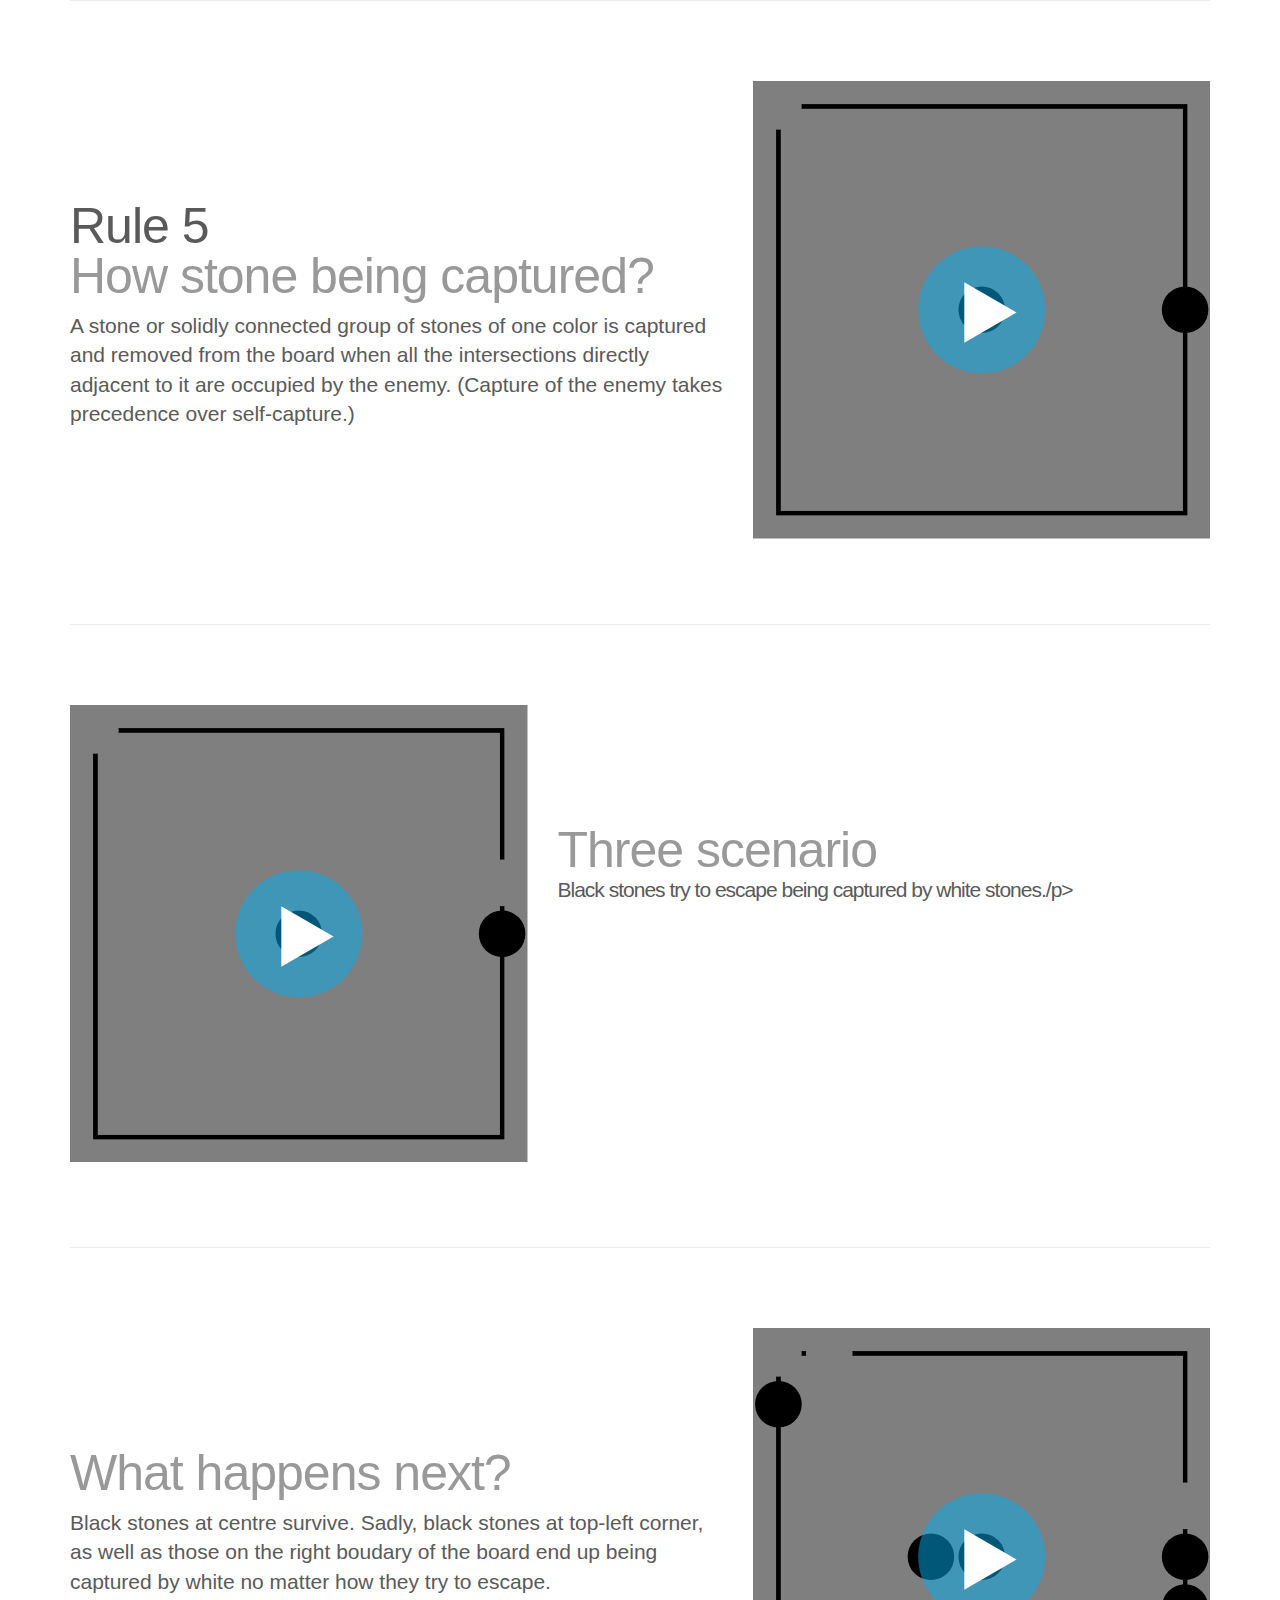
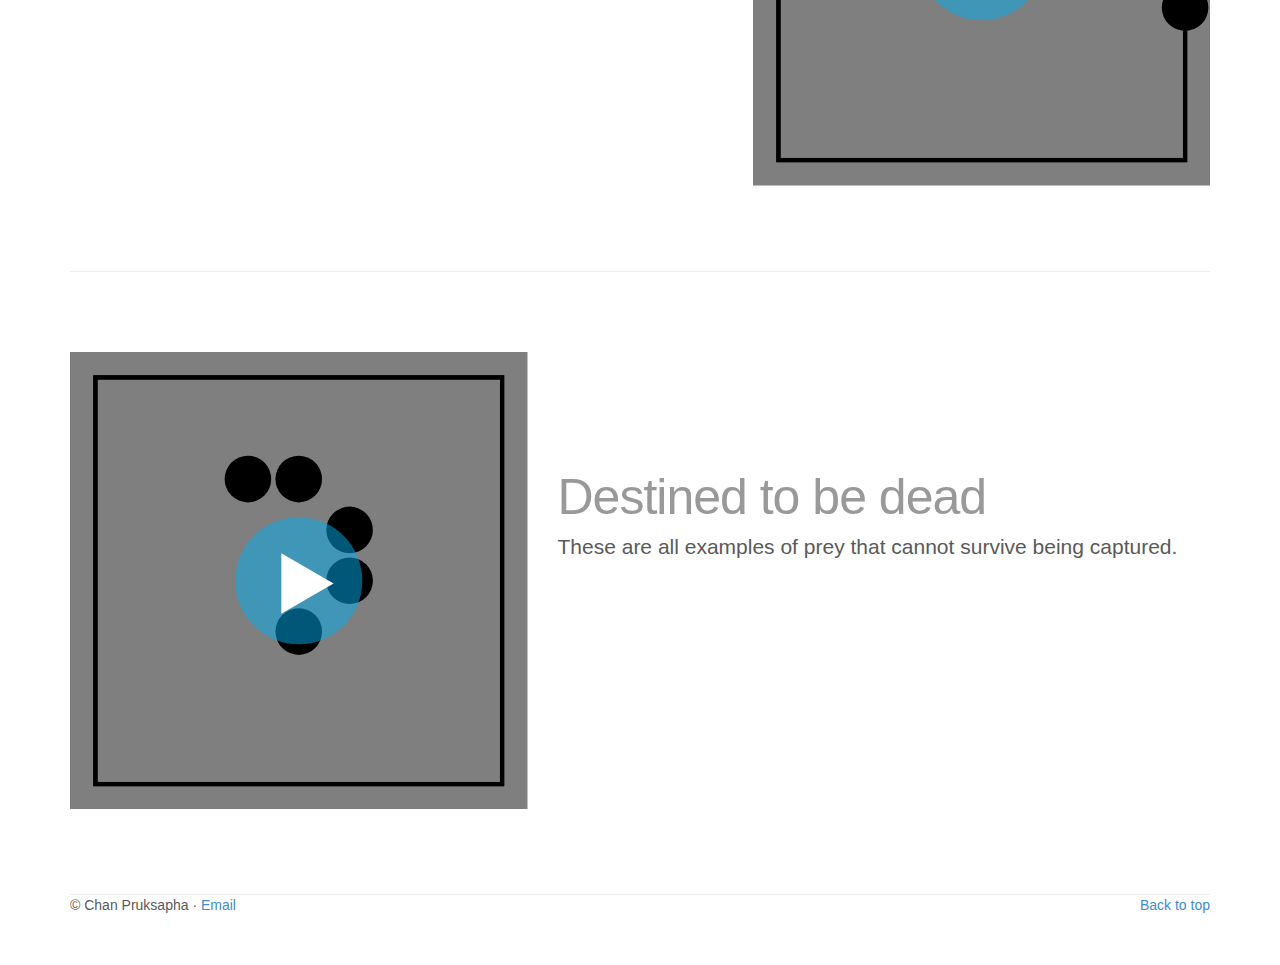
<file: index.html>
<!DOCTYPE html>
<html lang='en'>
  <head>
    <meta charset='utf-8'>
    <meta http-equiv='X-UA-Compatible' content='IE=edge'>
    <meta name='viewport' content='width=device-width, initial-scale=1'>
    <meta name='description' content='>
    <meta name='author' content='>
    <link rel='shortcut icon' href='favicon.ico'>

    <title>Carousel Template for Bootstrap</title>

    <!-- Bootstrap core CSS -->
    <link href='css/bootstrap.min.css' rel='stylesheet'>

    <!-- Custom styles for this template -->
    <link href='carousel.css' rel='stylesheet'>

    <style type='text/css'>

    svg.template {
      display: none;
    }

    /*
      Credit: http://stackoverflow.com/questions/7570917/svg-height-incorrectly-calculated-in-webkit-browsers
    */
    svg.game {
      max-height: 100%; 
    }
    </style>



  </head>
<!-- NAVBAR
================================================== -->
  <body>

    <!-- Remember to include class ='img-responsive game' when instantiating. -->
    <svg class='template' xmlns='http://www.w3.org/2000/svg' version='1.1' viewbox='0 0 108 108'>
      <defs>
          <pattern id='img1' patternUnits='userSpaceOnUse' width='108' height='108'>
            <image xlink:href='retina_wood.png' x='0' y='0' width='108' height='108' />
          </pattern>
          <pattern id='grid' x='6' y='6' patternUnits='userSpaceOnUse' width='12' height='12'>
            <rect stroke='black' strock-width='1' fill='none' x='0' y ='0' width='12' height='12'/>
          </pattern>
          <pattern id='vline' x='6' y='6' patternUnits='userSpaceOnUse' width='12' height='108'>
            <rect stroke='black' strock-width='0.5' fill='none' x='-1' y ='0' width='1' height='108'/>
          </pattern>
          <pattern id='hline' x='6' y='6' patternUnits='userSpaceOnUse' width='108' height='12'>
            <rect stroke='black' strock-width='0.5' fill='none' x='0' y ='-1' width='108' height='1'/>
          </pattern>
      </defs>
      
      <g class='board'>
        <rect  fill='url(#img1)' x='0' y='0' width='108' height='108'/>
        <rect  fill='url(#vline)' stroke='black' x='6' y='6' width='96' height='96'/>
        <rect  fill='url(#hline)' stroke='black' x='6' y='6' width='96' height='96'/>
      </g>

      <g class='stones'></g>

      <g class='screen'>
        <rect  fill='black' x='0' y='0' width='108' height='108' opacity='0.5'/>
          <!-- center (54,54) w/2 = 20  h/2 = 20 -->
        <g transform='translate(34,34)'>
          <circle fill='rgb(0, 173, 239)' cx='20' cy='20' r='15' opacity='0.5'/>
          <g transform='scale(0.7) translate(12,10)'>
            <!-- path fill='none' stroke='#ffffff' d='M6.684,25.682L24.316,15.5L6.684,5.318V25.682Z' stroke-width='3' stroke-linejoin='round' opacity='0' transform='matrix(1,0,0,1,4,4)' style='-webkit-tap-highlight-color: rgba(0, 0, 0, 0); stroke-linejoin: round; opacity: 0;'></path -->
            <path fill='white' stroke='none' d='M6.684,25.682L24.316,15.5L6.684,5.318V25.682Z' transform='matrix(1,0,0,1,4,4)' opacity='1' fill-opacity='1' style='-webkit-tap-highlight-color: rgba(0, 0, 0, 0); opacity: 1; fill-opacity: 1;'></path>
          </g>
        </g>
      </g>

    </svg>


    <!-- Real page start here. -->

    <div class='container marketing'>

      <!-- START THE FEATURETTES -->

      <hr class='featurette-divider' style="margin-top:0;">

      <div class='row featurette'>
        <div class='col-md-7 textContainer'>
          <h2 class='featurette-heading'> Rule 5 <span class='text-muted'></br>How stone being captured?</span></h2>
          <p class='lead'>  A stone or solidly connected group of stones of one color is captured and removed from the board when all the intersections directly adjacent to it are occupied by the enemy. (Capture of the enemy takes precedence over self-capture.)  </p>
        </div>
        <div class='col-md-5 gameContainer' game-id='atari1'></div>
      </div>

      <hr class='featurette-divider'>

      <div class="row featurette">
        <div class="col-md-7 textContainer">
          <h2 class="featurette-heading"><span class="text-muted"> Three scenario </span></h2-->
          <p class="lead">Black stones try to escape being captured by white stones./p>
        </div>
        <div class='col-md-5 gameContainer' game-id='atari2'></div>
      </div>

      <hr class='featurette-divider'>

      <div class='row featurette'>
        <div class='col-md-7 textContainer'>
           <h2 class="featurette-heading"><span class="text-muted">What happens next?</span></h2>
            <p class="lead">Black stones at centre survive. Sadly, black stones at top-left corner, as well as those on the right boudary of the board end up being captured by white no matter how they try to escape. </p>        
        </div>
        <div class='col-md-5 gameContainer' game-id='atari3'></div>
      </div>

      <hr class='featurette-divider'> 

      <div class="row featurette">
        <div class="col-md-7 textContainer">
          <h2 class="featurette-heading"><span class="text-muted"> Destined to be dead </span></h2>
          <p class="lead">These are all examples of prey that cannot survive being captured.</p>
        </div>
        <div class='col-md-5 gameContainer' game-id='atari4'></div>
      </div>

      <hr class='featurette-divider' style="margin-bottom:0;">
      <!-- /END THE FEATURETTES -->


      <!-- FOOTER -->
      <footer>
        <p class='pull-right'><a href='#'>Back to top</a></p>
        <p>&copy; Chan Pruksapha &middot; <a href='mailto:arabbig@gmail.com'>Email</a></p>
      </footer>

    </div><!-- /.container -->


    <!-- Bootstrap core JavaScript
    ================================================== -->
    <!-- Placed at the end of the document so the pages load faster -->
    <script src='https://ajax.googleapis.com/ajax/libs/jquery/1.11.0/jquery.min.js'></script>
    <script src='js/bootstrap.min.js'></script>
    <script src='docs.min.js'></script>
    <script src='d3.min.js'></script>
    <script src='async.js'></script>

    <script> 


    //$(function(){

        /* Credit : http://www.quirksmode.org/blog/archives/2010/08/combining_media.html */
        if (document.documentElement.clientWidth > 992) {
          // scripts
          console.log('swap');
          $(".row").each(function(i){
            var game = $(this).find('.gameContainer');
            var text = $(this).find('.textContainer');
            if(i%2) game.insertBefore(text);
          });
        }


        /*
          Initialize gameSVG
        */
        $('svg.template')
          .clone()
          .attr('class','game')
          .appendTo('.gameContainer')
          .each(function (){

            var path = $(this).parent().attr('game-id');
            var gameSVG = d3.select(this);

            $.getJSON( path + '.json' , function(snapShots) {

              /*
                Data join key = cross product of stone position
              */
              function key(d) {
                return d.x*1000 + d.y;
              }

              function redraw(stones, pattern){


                var circles = gameSVG.select('.stones')
                  .selectAll('circle')
                  .data(stones, key);
                  
                switch(pattern) {
                  case 'ext-ent': //exit.remove enter
                      circles.exit()
                        .transition()
                        .duration(500)
                        .attr('opacity', 0)
                        .remove();
                      circles
                        .transition()
                        .duration(500)
                        .attr('fill', function(d){return d.color})
                        .attr('opacity', 1);

                  case 'ent': //enter
                  //case 'add-bulk': //enter
                      circles.enter()
                        .append('circle')
                        .attr('cx', function(d){return d.x})
                        .attr('cy', function(d){return d.y})
                        .attr('r', 5.5)
                        .attr('fill', function(d){return d.color})
                        .attr('opacity', 0)
                        .transition()
                        .duration(500)
                        .attr('opacity', 1);                 
                        break;
                  case 'ext': //exit red remove
                      circles.exit()
                        .attr('fill','red')
                        .transition()
                        .duration(500)
                        .attr('opacity', 0)
                        .remove();
                }

              }

              //////////////////////////////////////////////
              // This part define game view and animation //
              //////////////////////////////////////////////

              /* 
                Initial view
              */
              if(snapShots[0].op != 'initial') {
                throw new UserException("Invalid Snapshots !");
              } else {
                redraw(snapShots[0].stones, 'ent');
              }

              /*
                Animation play
              */
              function play(){

                // gameSVG, snapShots are assumed

                var currentShot = [];
                var animateQueue = [];

                function pauseAnimation(delay) {
                  animateQueue.push(function(callback) {        
                      setTimeout(function(){ 
                        callback(null, 'Pausing');
                      }, delay);
                  });
                }

                function addSnapshot(stones, pattern, delay){
                  animateQueue.push(function(callback) {        
                      setTimeout(function(){ 
                        redraw(stones, pattern);
                        callback(null, 'Animate');
                      }, delay);
                  });
                }
                
                // double loop
                $.each(snapShots, function(i, v){
                  $.each(v.stones, function(ii, vv){

                    if(v.op == 'remove') {
                      currentShot = $.grep(currentShot, function(vvv, iii){
                        return (vvv.x != vv.x) || (vvv.y != vv.y) ;
                      });
                    }
                    else {
                      if(v.op == 'add-bulk' && ii == 0) {
                        currentShot = [];
                        addSnapshot(currentShot.slice(0), 'ext-ent', 2000); // 2 sec before refresh game
                      }
                      currentShot.push(vv) ; // all kind of add
                    }

                    // v.op=add-incr --> incremental, so add one snapshot immediately after push
                    if(v.op == 'add-incr') addSnapshot(currentShot.slice(0), 'ent', 1000); 
                    /* Note  slice(0) performs shallow copy */

                  });
                    // remove and the rest are bulk operations
                    if(v.op == 'remove') addSnapshot(currentShot.slice(0), 'ext', 500); 
                    else if(v.op == 'add-bulk' || v.op == 'initial') { 
                      addSnapshot(currentShot.slice(0), 'ext-ent', 0); // 0.5 sec before add new stones
                      pauseAnimation(1000); // wait 1 sec for the user to get ready
                    }

                });

                async.series([start].concat(animateQueue.concat([stop])), function(err, results){
                  console.log(results.join('|'));
                });

                function start(callback) {
                  gameSVG.select('.screen').transition().style('opacity',0);
                  callback(null, 'screenFadeOut');
                }

                function stop(callback) {
                  setTimeout(function(){
                    /* Reinitialize initial view again */
                    gameSVG.select('.screen').transition().style('opacity',1);
                    gameSVG.datum({playing:false});
                    //redraw(snapShots[0].stones,snapShots[0].op);
                    callback(null, 'screenFadeIn');
                  }, 1000);

                }

              }

              ///////////////////////////////////////////
              // The rest define interacion with users //
              ///////////////////////////////////////////

              /* 
                Associated boolean indicate playing or idle
              */
              gameSVG.datum({
                playing : false,
              });

              gameSVG.on('click', function(d,i){

                var playing  = gameSVG.datum().playing;
                //console.log(playing);

                if(playing) {
                  // do nothing, already playing
                } else { 
                  // Switch the state
                  gameSVG.datum({playing:true}) ;
                  play();

                }

              });


            }).fail(function(){console.log('fail at JSON loaded');});

          });

    //});


    </script>

  </body>
</html>
</file>
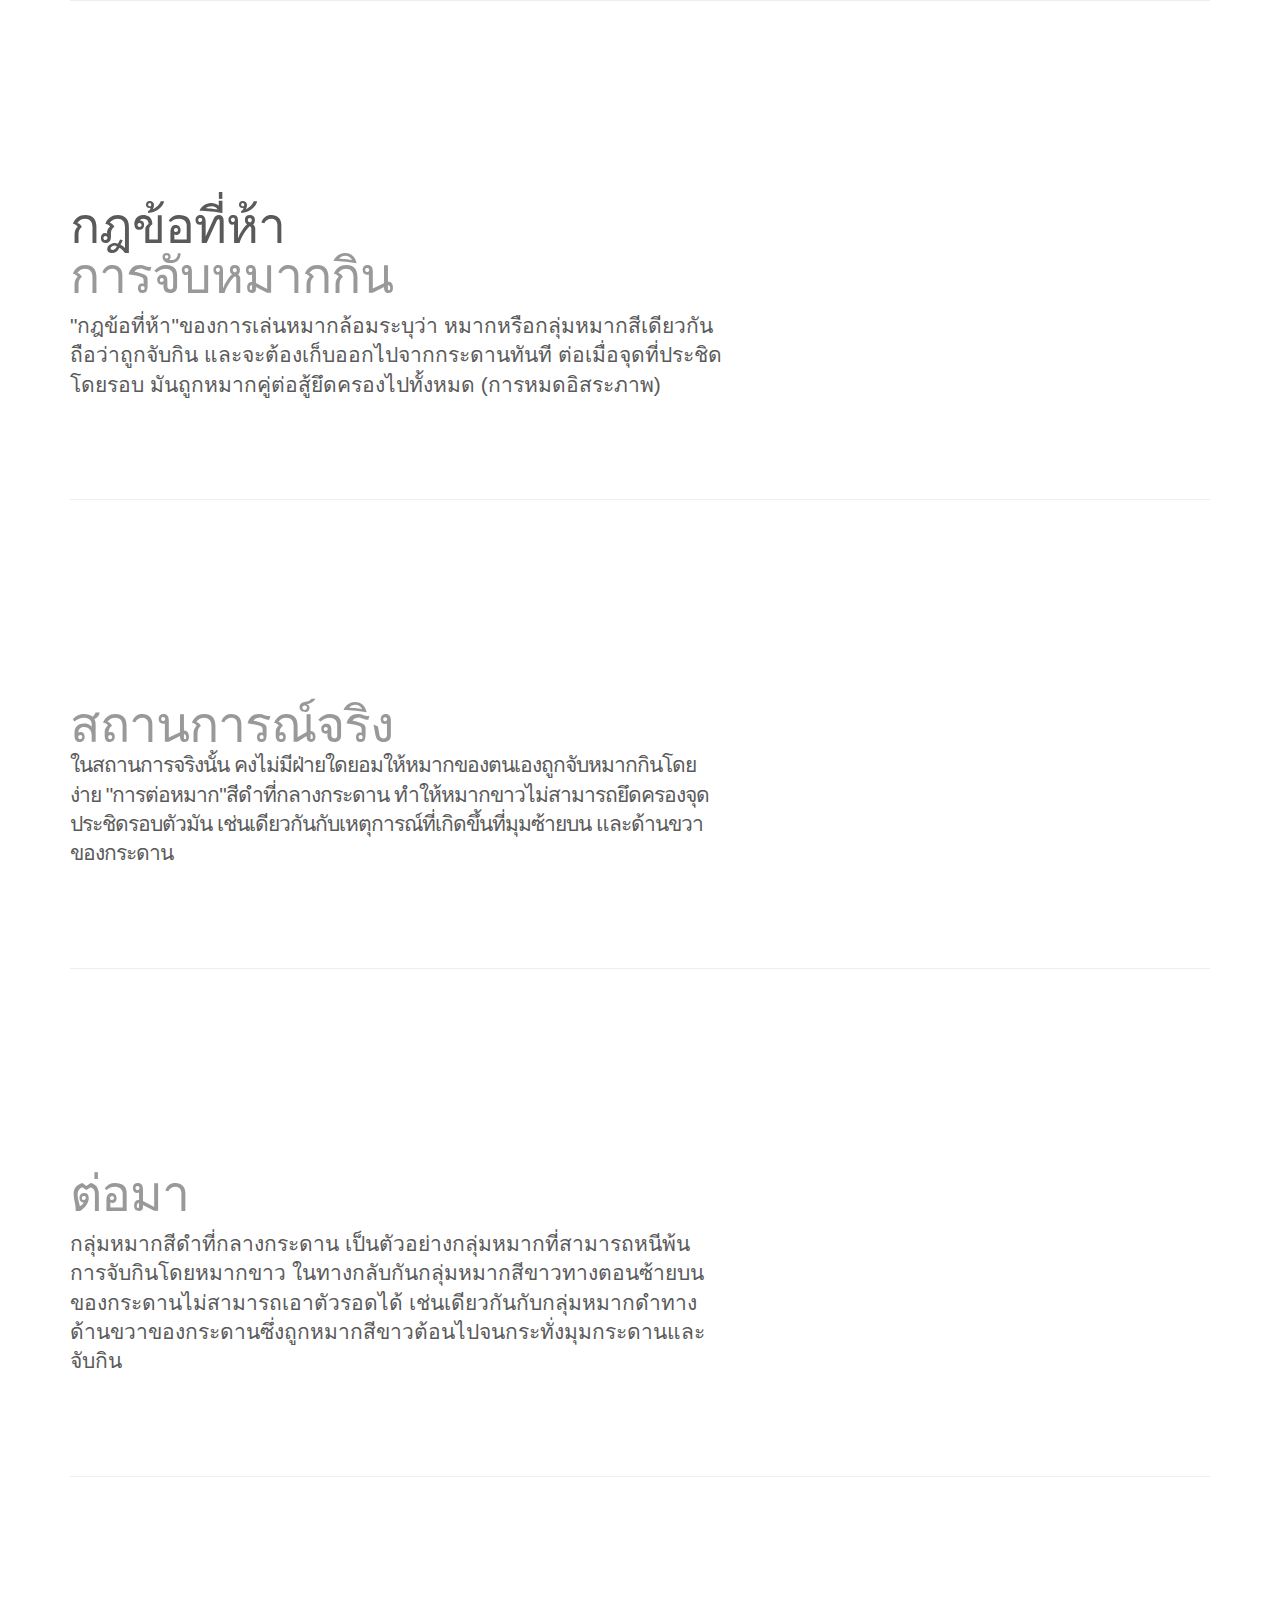
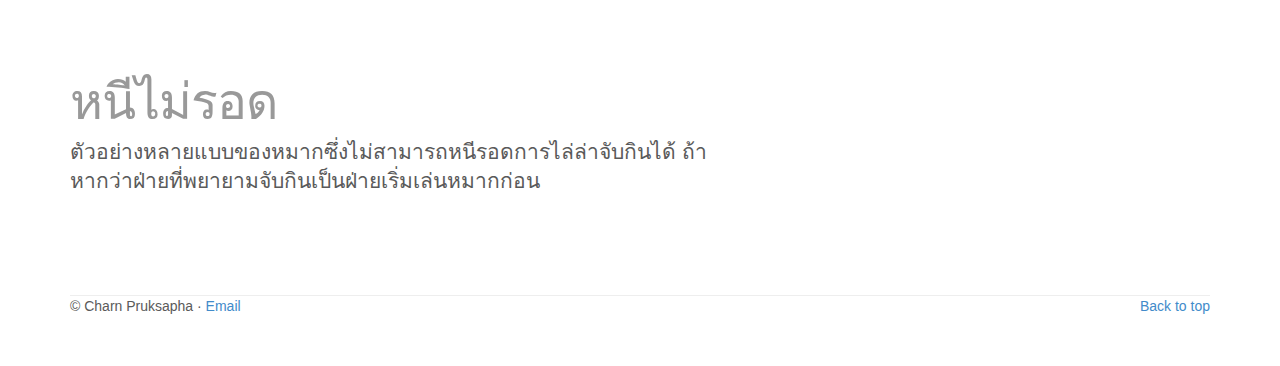
<file: carousel.html>
<!DOCTYPE html>
<html lang='en'>
  <head>
    <meta charset='utf-8'>
    <meta http-equiv='X-UA-Compatible' content='IE=edge'>
    <meta name='viewport' content='width=device-width, initial-scale=1'>
    <meta name='description' content='>
    <meta name='author' content='>
    <link rel='shortcut icon' href='favicon.ico'>

    <title>Carousel Template for Bootstrap</title>

    <!-- Bootstrap core CSS -->
    <link href='css/bootstrap.min.css' rel='stylesheet'>

    <!-- Custom styles for this template -->
    <link href='carousel.css' rel='stylesheet'>

    <style type='text/css'>

    svg.template {
      display: none;
    }

    /*
      Credit: http://stackoverflow.com/questions/7570917/svg-height-incorrectly-calculated-in-webkit-browsers
    */
    svg.game {
      max-height: 100%; 
    }
    </style>



  </head>
<!-- NAVBAR
================================================== -->
  <body>

    <!-- Remember to include class ='img-responsive game' when instantiating. -->
    <svg class='template' xmlns='http://www.w3.org/2000/svg' version='1.1' viewbox='0 0 108 108'>
      <defs>
          <pattern id='img1' patternUnits='userSpaceOnUse' width='108' height='108'>
            <image xlink:href='retina_wood.png' x='0' y='0' width='108' height='108' />
          </pattern>
          <pattern id='grid' x='6' y='6' patternUnits='userSpaceOnUse' width='12' height='12'>
            <rect stroke='black' strock-width='1' fill='none' x='0' y ='0' width='12' height='12'/>
          </pattern>
          <pattern id='vline' x='6' y='6' patternUnits='userSpaceOnUse' width='12' height='108'>
            <rect stroke='black' strock-width='0.5' fill='none' x='-1' y ='0' width='1' height='108'/>
          </pattern>
          <pattern id='hline' x='6' y='6' patternUnits='userSpaceOnUse' width='108' height='12'>
            <rect stroke='black' strock-width='0.5' fill='none' x='0' y ='-1' width='108' height='1'/>
          </pattern>
      </defs>
      
      <g class='board'>
        <rect  fill='url(#img1)' x='0' y='0' width='108' height='108'/>
        <rect  fill='url(#vline)' stroke='black' x='6' y='6' width='96' height='96'/>
        <rect  fill='url(#hline)' stroke='black' x='6' y='6' width='96' height='96'/>
      </g>

      <g class='stones'></g>

      <g class='screen'>
        <rect  fill='black' x='0' y='0' width='108' height='108' opacity='0.5'/>
          <!-- center (54,54) w/2 = 20  h/2 = 20 -->
        <g transform='translate(34,34)'>
          <circle fill='rgb(0, 173, 239)' cx='20' cy='20' r='15' opacity='0.5'/>
          <g transform='scale(0.7) translate(12,10)'>
            <!-- path fill='none' stroke='#ffffff' d='M6.684,25.682L24.316,15.5L6.684,5.318V25.682Z' stroke-width='3' stroke-linejoin='round' opacity='0' transform='matrix(1,0,0,1,4,4)' style='-webkit-tap-highlight-color: rgba(0, 0, 0, 0); stroke-linejoin: round; opacity: 0;'></path -->
            <path fill='white' stroke='none' d='M6.684,25.682L24.316,15.5L6.684,5.318V25.682Z' transform='matrix(1,0,0,1,4,4)' opacity='1' fill-opacity='1' style='-webkit-tap-highlight-color: rgba(0, 0, 0, 0); opacity: 1; fill-opacity: 1;'></path>
          </g>
        </g>
      </g>

    </svg>


    <!-- Real page start here. -->

    <div class='container marketing'>

      <!-- START THE FEATURETTES -->

      <hr class='featurette-divider' style="margin-top:0;">

      <div class='row featurette'>
        <div class='col-md-7 textContainer'>
          <h2 class='featurette-heading'> กฎข้อที่ห้า <span class='text-muted'></br>การจับหมากกิน</span></h2>
          <p class='lead'>"กฎข้อที่ห้า"ของการเล่นหมากล้อมระบุว่า หมากหรือกลุ่มหมากสีเดียวกันถือว่าถูกจับกิน และจะต้องเก็บออกไปจากกระดานทันที ต่อเมื่อจุดที่ประชิดโดยรอบ มันถูกหมากคู่ต่อสู้ยึดครองไปทั้งหมด (การหมดอิสระภาพ)</p>
        </div>
        <div class='col-md-5 gameContainer' game-id='atari1'></div>
      </div>

      <hr class='featurette-divider'>

      <div class="row featurette">
        <div class="col-md-7 textContainer">
          <h2 class="featurette-heading"><span class="text-muted">สถานการณ์จริง</span></h2-->
          <p class="lead">ในสถานการจริงนั้น คงไม่มีฝ่ายใดยอมให้หมากของตนเองถูกจับหมากกินโดยง่าย "การต่อหมาก"สีดำที่กลางกระดาน ทำให้หมากขาวไม่สามารถยึดครองจุดประชิดรอบตัวมัน เช่นเดียวกันกับเหตุการณ์ที่เกิดขึ้นที่มุมซ้ายบน และด้านขวาของกระดาน</p>
        </div>
        <div class='col-md-5 gameContainer' game-id='atari2'></div>
      </div>

      <hr class='featurette-divider'>

      <div class='row featurette'>
        <div class='col-md-7 textContainer'>
           <h2 class="featurette-heading"><span class="text-muted">ต่อมา</span></h2>
            <p class="lead">กลุ่มหมากสีดำที่กลางกระดาน เป็นตัวอย่างกลุ่มหมากที่สามารถหนีพ้นการจับกินโดยหมากขาว ในทางกลับกันกลุ่มหมากสีขาวทางตอนซ้ายบนของกระดานไม่สามารถเอาตัวรอดได้ เช่นเดียวกันกับกลุ่มหมากดำทางด้านขวาของกระดานซึ่งถูกหมากสีขาวต้อนไปจนกระทั่งมุมกระดานและจับกิน</p>        
        </div>
        <div class='col-md-5 gameContainer' game-id='atari3'></div>
      </div>

      <hr class='featurette-divider'> 

      <div class="row featurette">
        <div class="col-md-7 textContainer">
          <h2 class="featurette-heading"><span class="text-muted">หนีไม่รอด</span></h2>
          <p class="lead">ตัวอย่างหลายแบบของหมากซึ่งไม่สามารถหนีรอดการไล่ล่าจับกินได้ ถ้าหากว่าฝ่ายที่พยายามจับกินเป็นฝ่ายเริ่มเล่นหมากก่อน</p>
        </div>
        <div class='col-md-5 gameContainer' game-id='atari4'></div>
      </div>

      <hr class='featurette-divider' style="margin-bottom:0;">
      <!-- /END THE FEATURETTES -->


      <!-- FOOTER -->
      <footer>
        <p class='pull-right'><a href='#'>Back to top</a></p>
        <p>&copy; Charn Pruksapha &middot; <a href='mailto:arabbig@gmail.com'>Email</a></p>
      </footer>

    </div><!-- /.container -->


    <!-- Bootstrap core JavaScript
    ================================================== -->
    <!-- Placed at the end of the document so the pages load faster -->
    <script src='https://ajax.googleapis.com/ajax/libs/jquery/1.11.0/jquery.min.js'></script>
    <script src='js/bootstrap.min.js'></script>
    <script src='docs.min.js'></script>
    <script src='d3.min.js'></script>
    <script src='async.js'></script>

    <script> 


    $(function(){

        /* Credit : http://www.quirksmode.org/blog/archives/2010/08/combining_media.html */
        if (document.documentElement.clientWidth > 992) {
          // scripts
          console.log('swap');
          $(".row").each(function(i){
            var game = $(this).find('.gameContainer');
            var text = $(this).find('.textContainer');
            if(i%2) game.insertBefore(text);
          });
        }


        /*
          Initialize gameSVG
        */
        $('svg.template')
          .clone()
          .attr('class','game')
          .appendTo('.gameContainer')
          .each(function (){

            var path = $(this).parent().attr('game-id');
            var gameSVG = d3.select(this);

            $.getJSON( path + '.json' , function(snapShots) {

              /*
                Data join key = cross product of stone position
              */
              function key(d) {
                return d.x*1000 + d.y;
              }

              function redraw(stones, pattern){


                var circles = gameSVG.select('.stones')
                  .selectAll('circle')
                  .data(stones, key);
                  
                switch(pattern) {
                  case 'ext-ent': //exit.remove enter
                      circles.exit()
                        .transition()
                        .duration(500)
                        .attr('opacity', 0)
                        .remove();
                      circles
                        .transition()
                        .duration(500)
                        .attr('fill', function(d){return d.color})
                        .attr('opacity', 1);

                  case 'ent': //enter
                  //case 'add-bulk': //enter
                      circles.enter()
                        .append('circle')
                        .attr('cx', function(d){return d.x})
                        .attr('cy', function(d){return d.y})
                        .attr('r', 5.5)
                        .attr('fill', function(d){return d.color})
                        .attr('opacity', 0)
                        .transition()
                        .duration(500)
                        .attr('opacity', 1);                 
                        break;
                  case 'ext': //exit red remove
                      circles.exit()
                        .attr('fill','red')
                        .transition()
                        .duration(500)
                        .attr('opacity', 0)
                        .remove();
                }

              }

              //////////////////////////////////////////////
              // This part define game view and animation //
              //////////////////////////////////////////////

              /* 
                Initial view
              */
              if(snapShots[0].op != 'initial') {
                throw new UserException("Invalid Snapshots !");
              } else {
                redraw(snapShots[0].stones, 'ent');
              }

              /*
                Animation play
              */
              function play(){

                // gameSVG, snapShots are assumed

                var currentShot = [];
                var animateQueue = [];

                function pauseAnimation(delay) {
                  animateQueue.push(function(callback) {        
                      setTimeout(function(){ 
                        callback(null, 'Pausing');
                      }, delay);
                  });
                }

                function addSnapshot(stones, pattern, delay){
                  animateQueue.push(function(callback) {        
                      setTimeout(function(){ 
                        redraw(stones, pattern);
                        callback(null, 'Animate');
                      }, delay);
                  });
                }
                
                // double loop
                $.each(snapShots, function(i, v){
                  $.each(v.stones, function(ii, vv){

                    if(v.op == 'remove') {
                      currentShot = $.grep(currentShot, function(vvv, iii){
                        return (vvv.x != vv.x) || (vvv.y != vv.y) ;
                      });
                    }
                    else {
                      if(v.op == 'add-bulk' && ii == 0) {
                        currentShot = [];
                        addSnapshot(currentShot.slice(0), 'ext-ent', 2000); // 2 sec before refresh game
                      }
                      currentShot.push(vv) ; // all kind of add
                    }

                    // v.op=add-incr --> incremental, so add one snapshot immediately after push
                    if(v.op == 'add-incr') addSnapshot(currentShot.slice(0), 'ent', 1000); 
                    /* Note  slice(0) performs shallow copy */

                  });
                    // remove and the rest are bulk operations
                    if(v.op == 'remove') addSnapshot(currentShot.slice(0), 'ext', 500); 
                    else if(v.op == 'add-bulk' || v.op == 'initial') { 
                      addSnapshot(currentShot.slice(0), 'ext-ent', 0); // 0.5 sec before add new stones
                      pauseAnimation(1000); // wait 1 sec for the user to get ready
                    }

                });

                async.series([start].concat(animateQueue.concat([stop])), function(err, results){
                  console.log(results.join('|'));
                });

                function start(callback) {
                  gameSVG.select('.screen').transition().style('opacity',0);
                  callback(null, 'screenFadeOut');
                }

                function stop(callback) {
                  setTimeout(function(){
                    /* Reinitialize initial view again */
                    gameSVG.select('.screen').transition().style('opacity',1);
                    gameSVG.datum({playing:false});
                    //redraw(snapShots[0].stones,snapShots[0].op);
                    callback(null, 'screenFadeIn');
                  }, 1000);

                }

              }

              ///////////////////////////////////////////
              // The rest define interacion with users //
              ///////////////////////////////////////////

              /* 
                Associated boolean indicate playing or idle
              */
              gameSVG.datum({
                playing : false,
              });

              gameSVG.on('click', function(d,i){

                var playing  = gameSVG.datum().playing;
                //console.log(playing);

                if(playing) {
                  // do nothing, already playing
                } else { 
                  // Switch the state
                  gameSVG.datum({playing:true}) ;
                  play();

                }

              });


            }).fail(function(){console.log('fail at JSON loaded');});

          });

    });


    </script>

  </body>
</html>
</file>
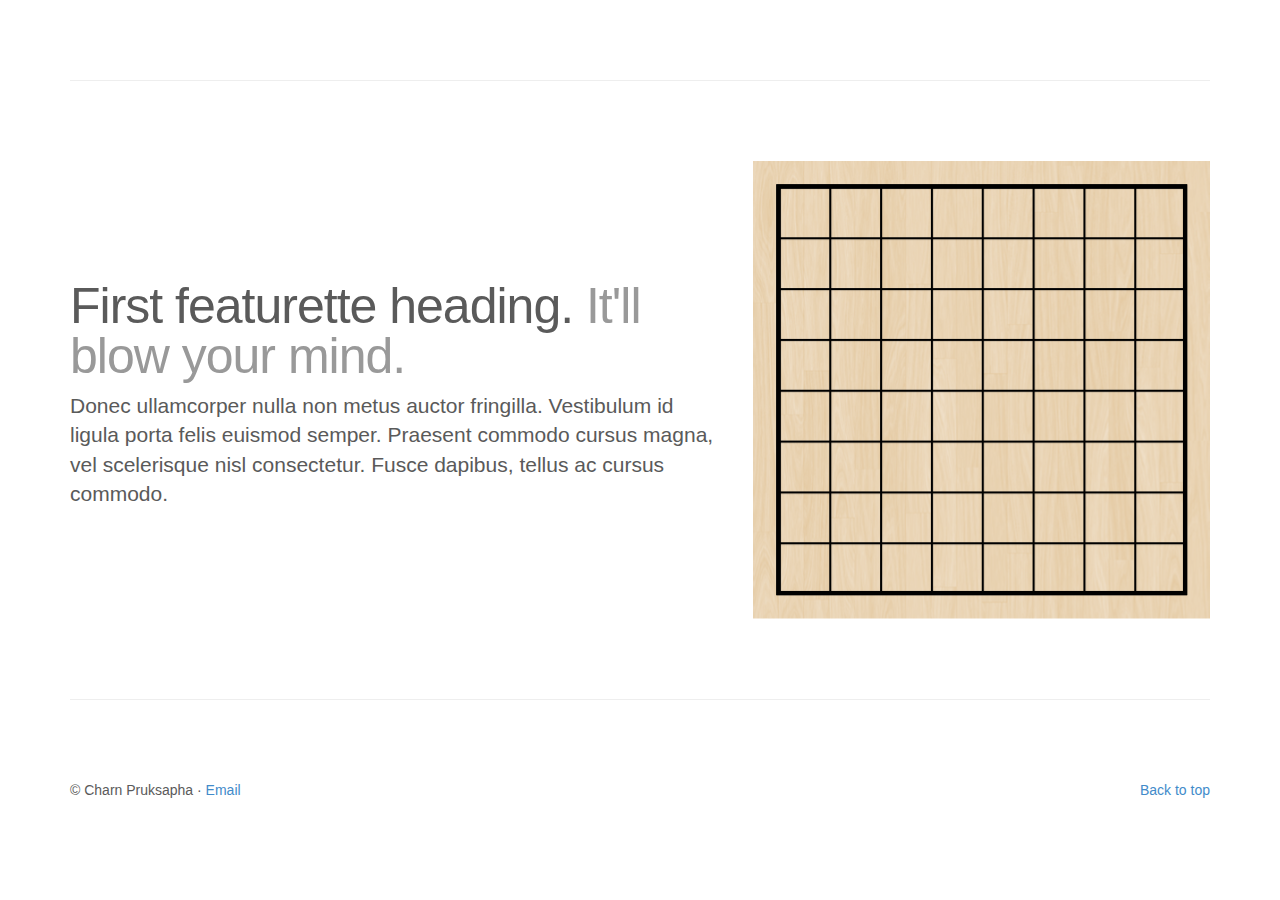
<file: edit.html>
<!DOCTYPE html>
<html lang="en">
  <head>
    <meta charset="utf-8">
    <meta http-equiv="X-UA-Compatible" content="IE=edge">
    <meta name="viewport" content="width=device-width, initial-scale=1">
    <meta name="description" content="">
    <meta name="author" content="">
    <link rel="shortcut icon" href="favicon.ico">

    <title>Carousel Template for Bootstrap</title>

    <!-- Bootstrap core CSS -->
    <link href="css/bootstrap.min.css" rel="stylesheet">

    <!-- Custom styles for this template -->
    <link href="carousel.css" rel="stylesheet">

    <style type="text/css">
    /*
        http://stackoverflow.com/questions/7570917/svg-height-incorrectly-calculated-in-webkit-browsers
    */
    svg {
        max-height: 100%; 
    }
    </style>



  </head>
<!-- NAVBAR
================================================== -->
  <body>

    <!-- Marketing messaging and featurettes
    ================================================== -->
    <!-- Wrap the rest of the page in another container to center all the content. -->

    <div class="container marketing">

      <!-- START THE FEATURETTES -->

      <hr class="featurette-divider">

      <div class="row featurette">
        <div class="col-md-7">
          <h2 class="featurette-heading">First featurette heading. <span class="text-muted">It'll blow your mind.</span></h2>
          <p class="lead">Donec ullamcorper nulla non metus auctor fringilla. Vestibulum id ligula porta felis euismod semper. Praesent commodo cursus magna, vel scelerisque nisl consectetur. Fusce dapibus, tellus ac cursus commodo.</p>
        </div>
        <div class="col-md-5">
          <svg class="img-responsive board" xmlns="http://www.w3.org/2000/svg" version="1.1" viewbox="0 0 108 108">
            <defs>
              <defs>
                <pattern id="img1" patternUnits="userSpaceOnUse" width="108" height="108">
                  <image xlink:href="retina_wood.png" x="0" y="0" width="108" height="108" />
                </pattern>
                <pattern id="grid" x="6" y="6" patternUnits="userSpaceOnUse" width="12" height="12">
                  <rect stroke="black" strock-width="1" fill="none" x="0" y ="0" width="12" height="12"/>
                </pattern>
                <pattern id="vline" x="6" y="6" patternUnits="userSpaceOnUse" width="12" height="108">
                  <rect stroke="black" strock-width="0.5" fill="none" x="-1" y ="0" width="1" height="108"/>
                </pattern>
                <pattern id="hline" x="6" y="6" patternUnits="userSpaceOnUse" width="108" height="12">
                  <rect stroke="black" strock-width="0.5" fill="none" x="0" y ="-1" width="108" height="1"/>
                </pattern>
              </defs>

            </defs>
            
            <g class="wood">
              <rect  fill="url(#img1)" x="0" y="0" width="108" height="108"/>
              <rect  fill="url(#vline)" stroke="black" x="6" y="6" width="96" height="96"/>
              <rect  fill="url(#hline)" stroke="black" x="6" y="6" width="96" height="96"/>
            </g>

          </svg>
        </div>
      </div>


      <hr class="featurette-divider">
      <!-- /END THE FEATURETTES -->


      <!-- FOOTER -->
      <footer>
        <p class="pull-right"><a href="#">Back to top</a></p>
        <p>&copy; Charn Pruksapha &middot; <a href="mailto:arabbig@gmail.com">Email</a></p>
      </footer>

    </div><!-- /.container -->


    <!-- Bootstrap core JavaScript
    ================================================== -->
    <!-- Placed at the end of the document so the pages load faster -->
    <script src="https://ajax.googleapis.com/ajax/libs/jquery/1.11.0/jquery.min.js"></script>
    <script src="js/bootstrap.min.js"></script>
    <script src="docs.min.js"></script>
    <script src="d3.min.js"></script>

    <script> 

    var stColor = "black";
    var collect = [];

    function reset() {
      collect = []
    }

    function recolor(){
      stColor = stColor == 'white' ? "black" : "white" ; 
    }

    function print(a){
      console.log(JSON.stringify(a));
    }

    function printWhite(a){
      print($.grep(a,function(v,i){return v.color=='white';}))
    }

    function printBlack(a){
      print($.grep(a,function(v,i){return v.color=='black';}))
    }

    $(function(){


      var board = d3.select(".board"); 
      
      /* 
        Use to collect stone move 
      */
      board.on("click",function(d,i){
          var point = d3.mouse(this);

          var x_  = Math.round((point[0] - 6) / 12) * 12  + 6;
          var y_ = Math.round((point[1] - 6) / 12)  * 12 + 6;


          d3.select(this).append("svg:circle").attr("cx",x_).attr("cy",y_).attr("r",5.5).style("fill",stColor);
          collect.push({color:stColor,x:x_,y:y_});

      });


      /*
        Obtained from 
        1. Set collect = []
        2. Set color + Click
        3. JSON.stringify(collect)
        4. Structure the object manually
      */

      var snapShot = [
          {
            op: "initial", 
            data : [{"color":"black","x":54,"y":54},{"color":"black","x":6,"y":6},{"color":"black","x":102,"y":54}]
          },
          {
            op: "add-incr",
            data :  [{"color":"white","x":54,"y":42},{"color":"white","x":66,"y":54},{"color":"white","x":54,"y":66},{"color":"white","x":42,"y":54}]
          }, 
          {
            op:"remove",
            data : [{"x":54,"y":54}]
          },
          {
            op:"add-incr",
            data : [{"color":"white","x":6,"y":18},{"color":"white","x":18,"y":6}]
          },
          {
            op:"remove",
            data : [{"color":"black","x":6,"y":6}]
          },
          {
            op:"add-incr",
            data : [{"color":"white","x":102,"y":42},{"color":"white","x":90,"y":54},{"color":"white","x":102,"y":66}]
          },
          {
            op:"remove",
            data : [{"x":102,"y":54}]
          }
      ];

        
    });
    </script>

  </body>
</html>
</file>
<file: carousel.css>
/* GLOBAL STYLES
-------------------------------------------------- */
/* Padding below the footer and lighter body text */

body {
  padding-bottom: 40px;
  color: #5a5a5a;
}





/* MARKETING CONTENT
-------------------------------------------------- */

/* Pad the edges of the mobile views a bit */
.marketing {
  padding-right: 15px;
  padding-left: 15px;
}

/* Center align the text within the three columns below the carousel */
.marketing .col-lg-4 {
  margin-bottom: 20px;
  text-align: center;
}
.marketing h2 {
  font-weight: normal;
}
.marketing .col-lg-4 p {
  margin-right: 10px;
  margin-left: 10px;
}


/* Featurettes
------------------------- */

.featurette-divider {
  margin: 10px 0; /* For mobile version */
}

/* Thin out the marketing headings */
.featurette-heading {
  font-weight: 300;
  line-height: 1;
  letter-spacing: -1px;
}



/* RESPONSIVE CSS
-------------------------------------------------- */

@media (min-width: 768px) {
  .featurette-divider {
    margin: 80px 0; /* For laptop version */
  }

  .featurette-heading {
    font-size: 50px;
  }
}

@media (min-width: 992px) {
  .featurette-heading {
    margin-top: 120px;
  }
}
</file>
